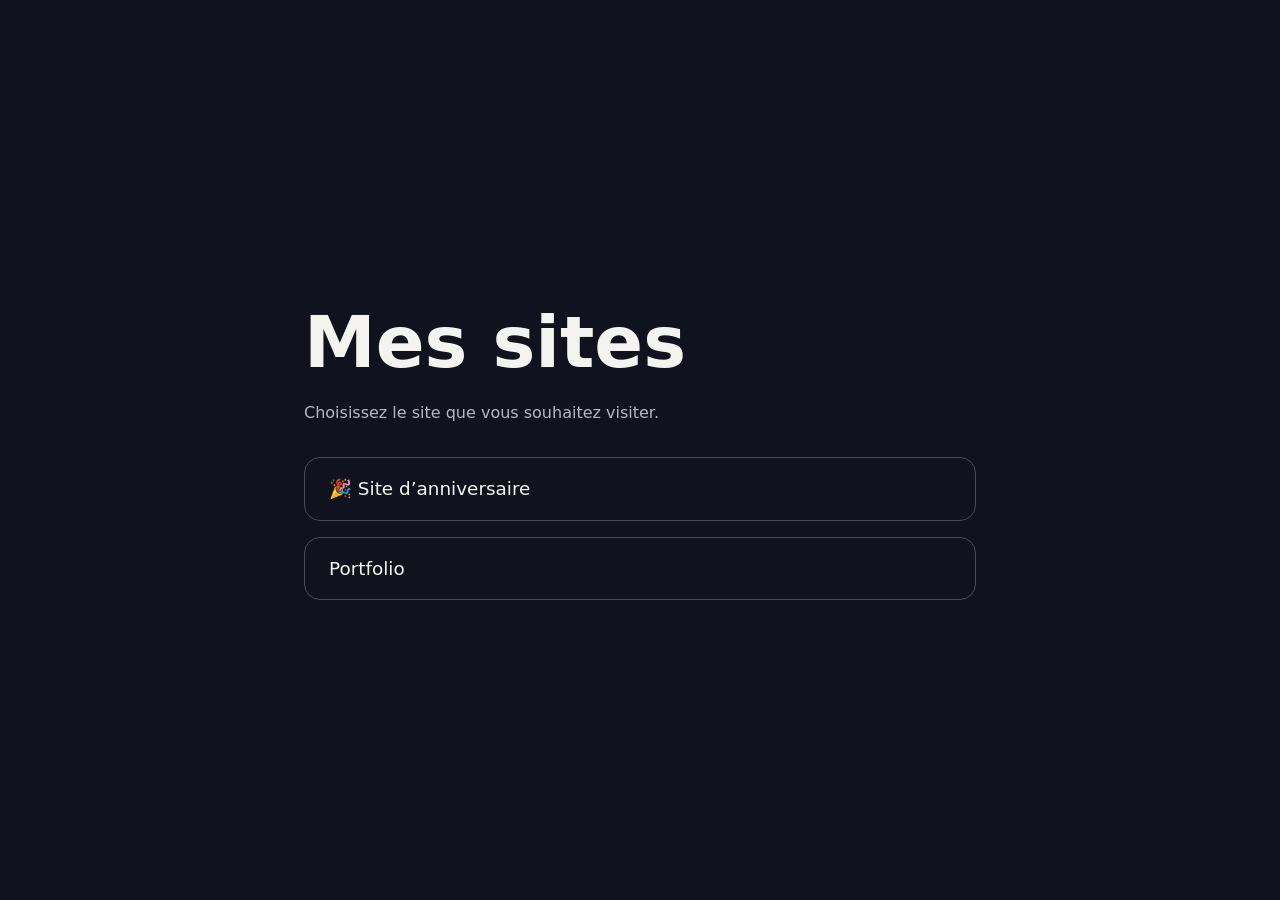
<file: index.html>
<!doctype html>
<html lang="fr">
<head>
    <meta charset="utf-8">
    <meta name="viewport" content="width=device-width, initial-scale=1">
    <meta name="description" content="Retrouvez le site d’anniversaire et le portfolio de Peniel.">
    <title>Peniel — Mes sites</title>
    <style>
        * { box-sizing: border-box; }
        body { margin: 0; min-height: 100vh; display: grid; place-items: center; padding: 2rem; background: #10131d; color: #f5f3ef; font-family: system-ui, sans-serif; }
        main { width: min(100%, 42rem); }
        h1 { font-size: clamp(2.5rem, 8vw, 4.5rem); margin: 0 0 .75rem; }
        p { color: #b6b7c2; line-height: 1.6; }
        nav { display: grid; gap: 1rem; margin-top: 2rem; }
        a { display: block; padding: 1.25rem 1.5rem; border: 1px solid #484b59; border-radius: 1rem; color: inherit; text-decoration: none; font-size: 1.15rem; }
        a:hover, a:focus-visible { border-color: #b8a5ff; background: #1b1d2b; }
    </style>
</head>
<body>
    <main>
        <h1>Mes sites</h1>
        <p>Choisissez le site que vous souhaitez visiter.</p>
        <nav aria-label="Mes sites">
            <a href="/anniversaire/">🎉 Site d’anniversaire</a>
            <a href="https://penielng16-sudo.github.io/mon-portfolio/">Portfolio</a>
        </nav>
    </main>
</body>
</html>
</file>
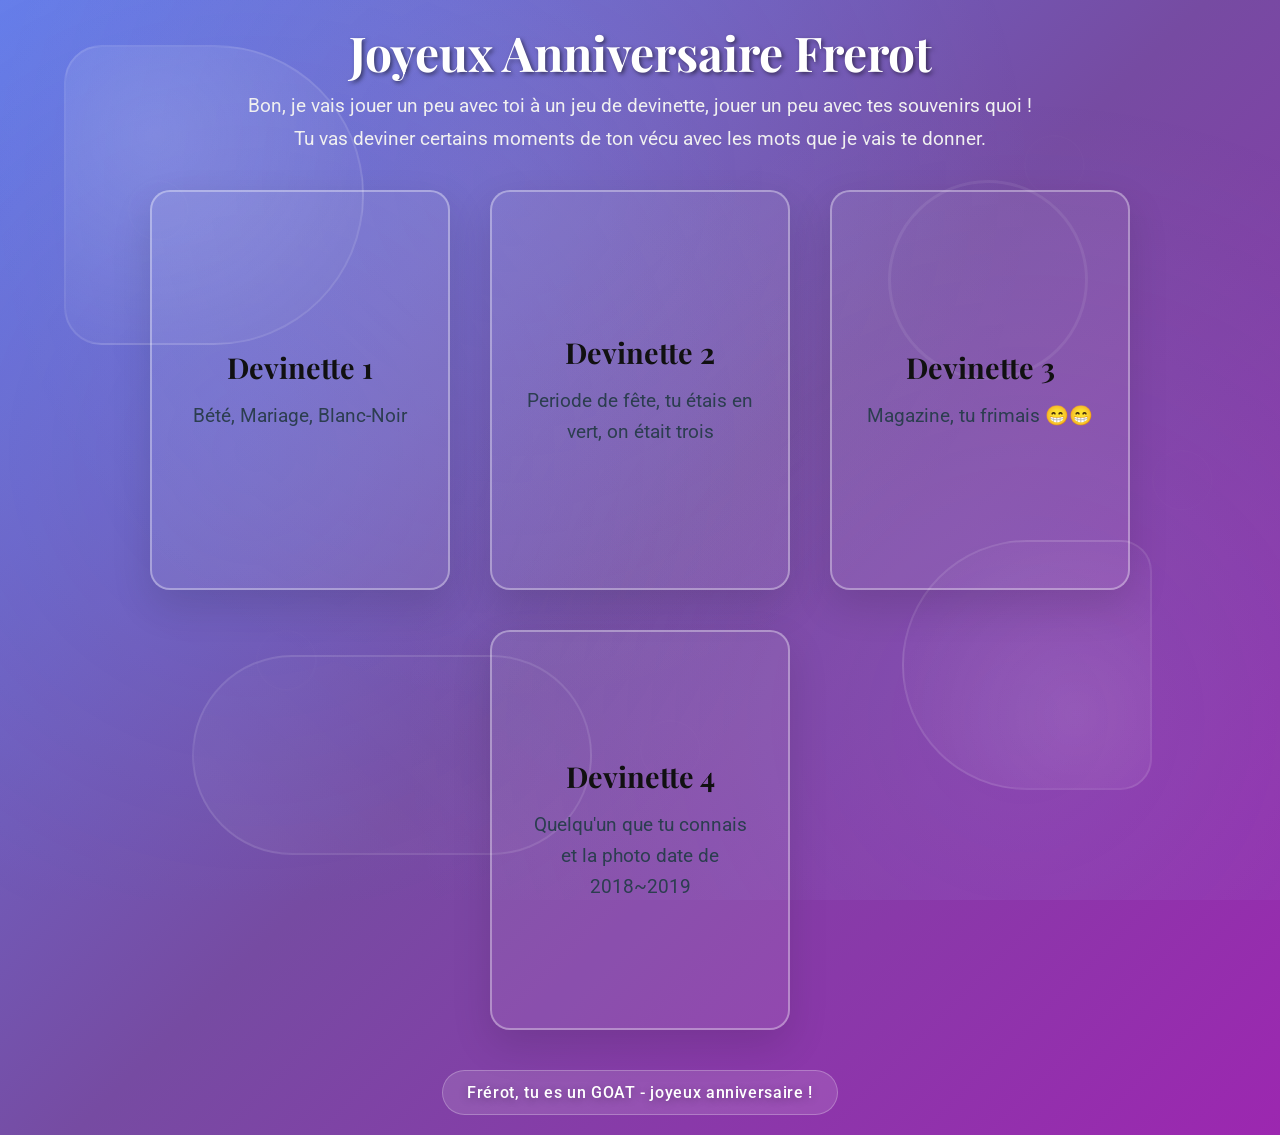
<file: anniversaire/index.html>
<!DOCTYPE html>
<html lang="fr">
<head>
    <meta charset="UTF-8">
    <meta name="viewport" content="width=device-width, initial-scale=1.0, viewport-fit=cover, user-scalable=no">
    <meta name="apple-mobile-web-app-capable" content="yes">
    <meta name="apple-mobile-web-app-status-bar-style" content="black-translucent">
    <meta name="apple-mobile-web-app-title" content="Anniversaire">
    <meta name="theme-color" content="#667eea">
    <title>Joyeux Anniversaire Frère 😁😁</title>
    <link rel="stylesheet" href="styles.css">
</head>
<body>
    <div class="animated-bg">
        <div class="geometric-shape shape-1"></div>
        <div class="geometric-shape shape-2"></div>
        <div class="geometric-shape shape-3"></div>
        <div class="geometric-shape shape-4"></div>
        <div class="particle" style="--x: 10%; --y: 20%; --duration: 8s;"></div>
        <div class="particle" style="--x: 80%; --y: 15%; --duration: 10s;"></div>
        <div class="particle" style="--x: 20%; --y: 70%; --duration: 9s;"></div>
        <div class="particle" style="--x: 90%; --y: 50%; --duration: 11s;"></div>
        <div class="particle" style="--x: 50%; --y: 80%; --duration: 12s;"></div>
    </div>

    <header>
        <h1>Joyeux Anniversaire Frerot</h1>
        <p>Bon, je vais jouer un peu avec toi à un jeu de devinette, jouer un peu avec tes souvenirs quoi !</p>
        <p>Tu vas deviner certains moments de ton vécu avec les mots que je vais te donner.</p>
    </header>

    <main>
        <div class="container">
            <div class="card" id="card1">
                <div class="card-inner">
                    <div class="card-front">
                        <h2>Devinette 1</h2>
                        <p>Bété, Mariage, Blanc-Noir</p>
                    </div>
                    <div class="card-back">
                        <img src="images/1.jpg" alt="Bété, Mariage, Blanc-Noir" class="card-image">
                    </div>
                </div>
            </div>

            <div class="card" id="card2">
                <div class="card-inner">
                    <div class="card-front">
                        <h2>Devinette 2</h2>
                        <p>Periode de fête, tu étais en vert, on était trois</p>
                    </div>
                    <div class="card-back">
                        <img src="images/2.jpg" alt="Periode de fête, tu étais en vert, on était trois" class="card-image">
                    </div>
                </div>
            </div>

            <div class="card" id="card3">
                <div class="card-inner">
                    <div class="card-front">
                        <h2>Devinette 3</h2>
                        <p>Magazine, tu frimais 😁😁</p>
                    </div>
                    <div class="card-back">
                        <img src="images/3.jpg" alt="Magazine, tu frimais 😁😁" class="card-image">
                    </div>
                </div>
            </div>

            <div class="card" id="card4">
                <div class="card-inner">
                    <div class="card-front">
                        <h2>Devinette 4</h2>
                        <p>Quelqu'un que tu connais et la photo date de 2018~2019</p>
                    </div>
                    <div class="card-back">
                        <img src="images/4.jpg" alt="Quelqu'un que tu connais et la photo date de 2018~2019" class="card-image">
                    </div>
                </div>
            </div>
        </div>
    </main>

    <footer>
        <p>Frérot, tu es un GOAT - joyeux anniversaire !</p>
    </footer>

    <script src="script.js"></script>
</body>
</html>
</file>
<file: anniversaire/styles.css>
/* Import de la police élégante */
@import url('https://fonts.googleapis.com/css2?family=Playfair+Display:wght@400;700&family=Roboto:wght@300;400;500&display=swap');

* {
    margin: 0;
    padding: 0;
    box-sizing: border-box;
}

body {
    font-family: 'Roboto', sans-serif;
    background: linear-gradient(135deg, #667eea 0%, #764ba2 50%, #9c27b0 100%);
    color: #333;
    min-height: 100vh;
    display: flex;
    flex-direction: column;
    align-items: center;
    justify-content: center;
    padding: 20px;
    position: relative;
    overflow-x: hidden;
}

body::before {
    content: '';
    position: fixed;
    top: 0;
    left: 0;
    width: 100%;
    height: 100%;
    background:
        radial-gradient(circle at 20% 50%, rgba(100, 150, 255, 0.1) 0%, transparent 50%),
        radial-gradient(circle at 80% 80%, rgba(150, 200, 255, 0.1) 0%, transparent 50%),
        radial-gradient(circle at 40% 20%, rgba(200, 220, 255, 0.08) 0%, transparent 50%);
    animation: animate-background 15s ease infinite;
    z-index: -1;
}

@keyframes animate-background {
    0% {
        background-position: 0% 0%;
    }
    50% {
        background-position: 100% 100%;
    }
    100% {
        background-position: 0% 0%;
    }
}

/* Animations d'entrée */
@keyframes fadeInUp {
    from {
        opacity: 0;
        transform: translateY(30px);
    }
    to {
        opacity: 1;
        transform: translateY(0);
    }
}

@keyframes fadeInScale {
    from {
        opacity: 0;
        transform: scale(0.9);
    }
    to {
        opacity: 1;
        transform: scale(1);
    }
}

body::after {
    content: '';
    position: fixed;
    top: 0;
    left: 0;
    width: 100%;
    height: 100%;
    animation: float 20s linear infinite;
    z-index: -1;
}

@keyframes float {
    0% {
        transform: translateY(0px);
    }
    50% {
        transform: translateY(-30px);
    }
    100% {
        transform: translateY(0px);
    }
}

header {
    text-align: center;
    margin-bottom: 40px;
    position: relative;
    z-index: 1;
    animation: fadeInUp 1s ease-out;
}

/* Arrière-fond animé avec éléments décorés */
.animated-bg {
    position: fixed;
    top: 0;
    left: 0;
    width: 100%;
    height: 100%;
    z-index: 0;
    pointer-events: none;
}

/* Arrière-fond animé professionnel */
.animated-bg {
    position: fixed;
    top: 0;
    left: 0;
    width: 100%;
    height: 100%;
    z-index: 0;
    pointer-events: none;
}

/* Formes géométriques animées */
.geometric-shape {
    position: absolute;
    border: 2px solid rgba(255, 255, 255, 0.1);
    animation: rotate-shape 20s linear infinite;
}

.shape-1 {
    width: 300px;
    height: 300px;
    top: 5%;
    left: 5%;
    border-radius: 20% 80% 80% 20%;
    background: radial-gradient(circle at 30% 30%, rgba(255, 255, 255, 0.15), transparent);
    animation: rotate-shape 25s linear infinite, float-shape 8s ease-in-out infinite;
}

.shape-2 {
    width: 250px;
    height: 250px;
    top: 60%;
    right: 10%;
    border-radius: 80% 20% 20% 80%;
    background: radial-gradient(circle at 70% 70%, rgba(255, 255, 255, 0.1), transparent);
    animation: rotate-shape 30s linear infinite reverse, float-shape 10s ease-in-out infinite reverse;
}

.shape-3 {
    width: 200px;
    height: 200px;
    top: 20%;
    right: 15%;
    border-radius: 50%;
    border: 3px solid rgba(255, 255, 255, 0.08);
    animation: rotate-shape 15s linear infinite, scale-pulse 6s ease-in-out infinite;
}

.shape-4 {
    width: 400px;
    height: 200px;
    bottom: 5%;
    left: 15%;
    border-radius: 100px;
    background: linear-gradient(45deg, rgba(255, 255, 255, 0.05) 0%, transparent 100%);
    animation: rotate-shape 35s linear infinite reverse, float-shape 12s ease-in-out infinite;
}

@keyframes rotate-shape {
    0% {
        transform: rotate(0deg);
    }
    100% {
        transform: rotate(360deg);
    }
}

@keyframes float-shape {
    0%, 100% {
        transform: translateY(0px);
    }
    50% {
        transform: translateY(30px);
    }
}

@keyframes scale-pulse {
    0%, 100% {
        transform: scale(1);
    }
    50% {
        transform: scale(1.15);
    }
}

/* Particules flottantes */
.particle {
    position: absolute;
    width: 60px;
    height: 60px;
    left: var(--x);
    top: var(--y);
    opacity: 0.05;
    border: 1px solid rgba(255, 255, 255, 0.3);
    border-radius: 50%;
    animation: float-particle var(--duration) ease-in-out infinite;
}

.particle::before {
    content: '';
    position: absolute;
    width: 100%;
    height: 100%;
    border: 1px solid rgba(255, 255, 255, 0.2);
    border-radius: 50%;
    animation: scale-particle var(--duration) ease-in-out infinite;
}

@keyframes float-particle {
    0%, 100% {
        transform: translate(0, 0);
    }
    25% {
        transform: translate(30px, -30px);
    }
    50% {
        transform: translate(0px, -60px);
    }
    75% {
        transform: translate(-30px, -30px);
    }
}

@keyframes scale-particle {
    0%, 100% {
        transform: scale(1);
    }
    50% {
        transform: scale(1.5);
    }
}

header h1 {
    font-family: 'Playfair Display', serif;
    font-size: 3rem;
    color: #ffffff;
    text-shadow: 2px 2px 4px rgba(0,0,0,0.5);
}

header p {
    font-size: 1.2rem;
    color: #f0f0f0;
    margin-top: 10px;
}

.container {
    display: flex;
    flex-direction: row;
    flex-wrap: wrap;
    justify-content: center;
    align-items: center;
    gap: 40px;
    max-width: 1400px;
    width: 100%;
    position: relative;
    z-index: 1;
}

.card {
    background-color: transparent;
    width: 300px;
    height: 400px;
    perspective: 1000px;
    cursor: pointer;
    animation: fadeInScale 0.8s ease-out;
    animation-fill-mode: both;
}

#card1 {
    animation-delay: 0.2s;
}

#card2 {
    animation-delay: 0.4s;
}

#card3 {
    animation-delay: 0.6s;
}

#card4 {
    animation-delay: 0.8s;
}

.card-inner {
    position: relative;
    width: 100%;
    height: 100%;
    text-align: center;
    transition: transform 0.8s;
    transform-style: preserve-3d;
}

.card.flipped .card-inner {
    transform: rotateY(180deg);
}

.card-front, .card-back {
    position: absolute;
    width: 100%;
    height: 100%;
    -webkit-backface-visibility: hidden;
    backface-visibility: hidden;
    border-radius: 20px;
    border: 2px solid rgba(255, 255, 255, 0.35);
    background: rgba(255, 255, 255, 0.08);
    backdrop-filter: blur(12px);
    box-shadow: 0 16px 40px rgba(0, 0, 0, 0.12);
    display: flex;
    flex-direction: column;
    justify-content: center;
    align-items: center;
    padding: 24px;
    transition: transform 0.3s ease, border-color 0.3s ease, box-shadow 0.3s ease, background 0.3s ease;
}

.card:hover .card-front,
.card:hover .card-back {
    border-color: rgba(255, 255, 255, 0.75);
    box-shadow: 0 22px 50px rgba(0, 0, 0, 0.18);
    background: rgba(255, 255, 255, 0.14);
}

.card-front {
    color: #111;
}

.card-back {
    transform: rotateY(180deg);
    color: #111;
    padding: 0;
}

.card-front h2 {
    font-family: 'Playfair Display', serif;
    font-size: 1.8rem;
    margin-bottom: 15px;
}

.card-front p, .card-back p {
    font-family: 'Roboto', sans-serif;
    font-size: 1.2rem;
    font-weight: 400;
    line-height: 1.6;
    color: #2c3e50;
    text-align: center;
    margin: 0;
    padding: 0 8px;
}

.card-image {
    width: 100%;
    height: 100%;
    object-fit: cover;
    border-radius: inherit;
    margin: 0;
}

footer {
    margin-top: 40px;
    text-align: center;
    color: #ffffff;
    font-size: 1rem;
    letter-spacing: 0.04em;
    font-weight: 500;
    text-shadow: 0 2px 8px rgba(0, 0, 0, 0.3);
    animation: fadeInUp 1s ease-out 1s;
    animation-fill-mode: both;
}

footer p {
    display: inline-block;
    padding: 12px 24px;
    background: rgba(255, 255, 255, 0.12);
    border: 1px solid rgba(255, 255, 255, 0.25);
    border-radius: 999px;
    backdrop-filter: blur(10px);
}

/* Responsive */
@media (max-width: 768px) {
    .card {
        width: 250px;
        height: 350px;
    }

    header h1 {
        font-size: 2.5rem;
    }
}
</file>
